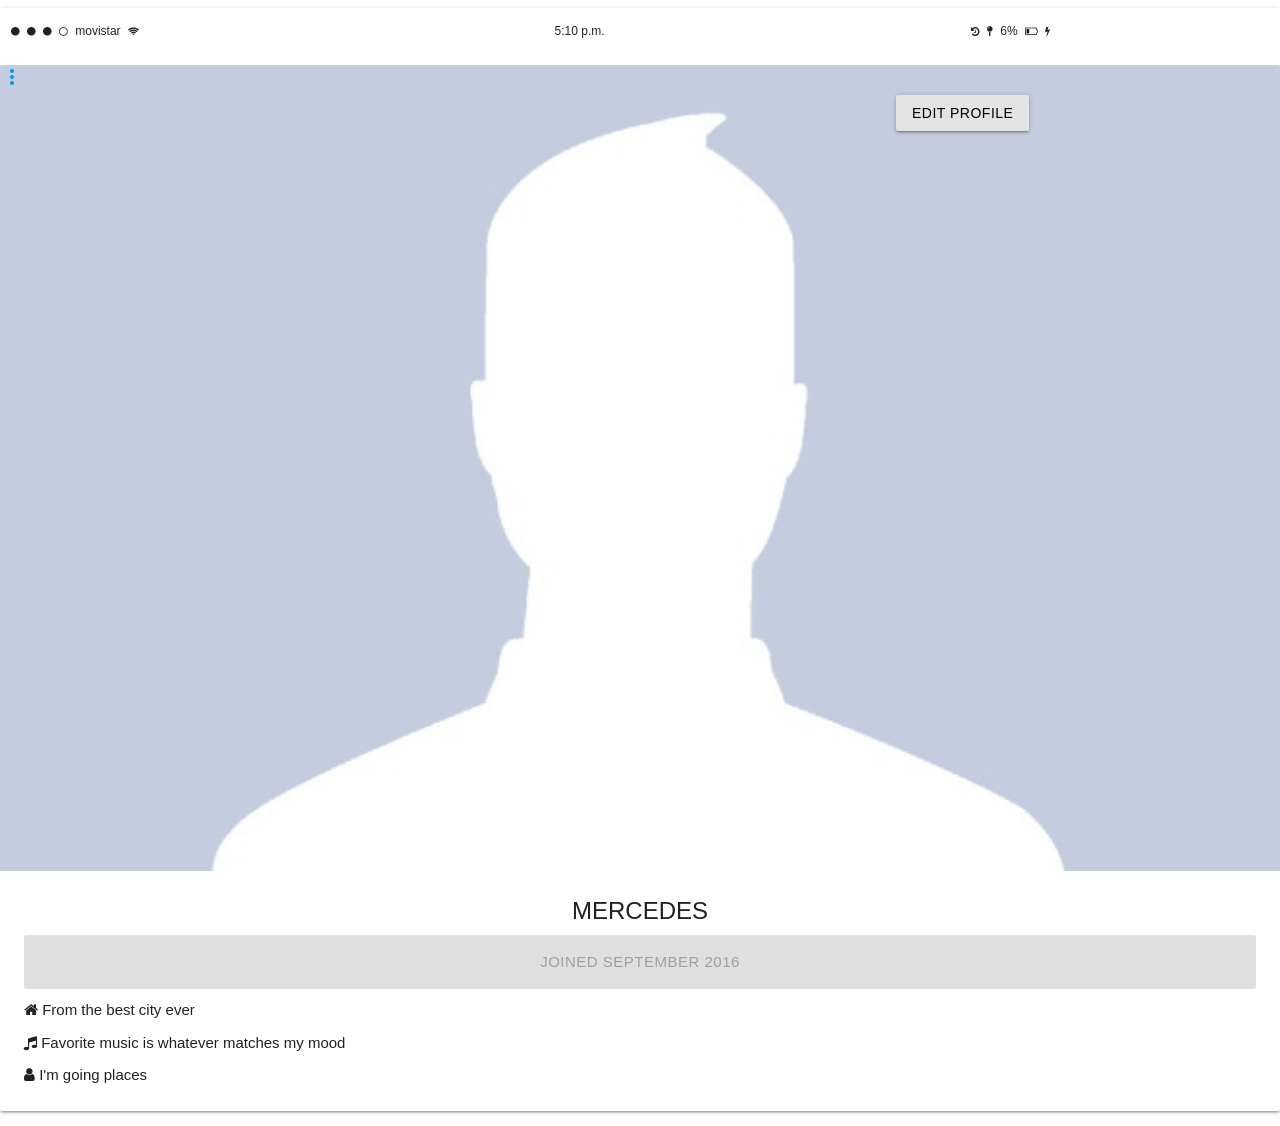
<file: index-perfil.html>
<!DOCTYPE html>
<html>
<head>
    <meta charset="UTF-8">
    <meta name="viewport" content="width=device-width, initial-scale=1.0"/>
    <!--Import Google Icon Font-->
    <title>SIGN UP COUNTRY</title>
    <link href="https://fonts.googleapis.com/icon?family=Material+Icons" rel="stylesheet">
    <link rel="stylesheet" href="https://maxcdn.bootstrapcdn.com/font-awesome/4.7.0/css/font-awesome.min.css">
    <!-- Compiled and minified CSS -->
    <link rel="stylesheet" href="https://cdnjs.cloudflare.com/ajax/libs/materialize/0.99.0/css/materialize.min.css">
    <link rel="stylesheet" type="text/css" href="assets/css/style-perfil.css">
</head>
<body>

 <div class="card">
      <div class="container-flui">
        <div class="row">
          <div class="col s4 flow-text">
               <i class="fa fa-circle head barra" aria-hidden="true"></i>
               <i class="fa fa-circle head barra" aria-hidden="true"></i>
               <i class="fa fa-circle head barra" aria-hidden="true"></i>
               <i class="fa fa-circle-thin head barra" aria-hidden="true"></i>
               <p class="head">movistar</p>
               <i class="fa fa-wifi head barra" aria-hidden="true"></i>
           </div>
           <div class="col s3 flow-text offset-s1">
               <p class="title-movistar head">5:10 p.m.</p>
            </div>
            <div class="col s3 flow-text offset-s1">
            <i class="fa fa-history head barra" aria-hidden="true"></i>
            <i class="fa fa-map-pin head barra" aria-hidden="true"></i>
            <p class="head">6%</p>
            <i class="fa fa-battery-quarter head barra" aria-hidden="true"></i>
            <i class="fa fa-bolt head barra" aria-hidden="true"></i>
            </div>
          </div>
         </div>
      <div class="card-image waves-effect waves-block waves-light">
      <a href="index_menu.html"><i class="btn-menu material-icons left" >more_vert</i></a>
      <a class="edit waves-effect waves-light btn">Edit profile</a>
      <img class="activator" src="docs/perfil.jpg">
      </div>
    <div class="card-content">
      <span class="first_name card-title activator grey-text text-darken-4">MERCEDES</span> <!-- id="first_name" -->
      <a class="btn-large disabled">JOINED SEPTEMBER 2016</a>
      <div class="home">
          <p class="yayi p"><i class="fa fa-home" aria-hidden="true"></i> From the best city ever</p>
      </div>
      <div class="audiotrack">
          <p class="yayi p"><i class="fa fa-music" aria-hidden="true"></i> Favorite music is whatever matches my mood</p>
      </div>
      <div class="person">
          <p class="yayi p"><i class="fa fa-user" aria-hidden="true"></i> I'm going places</p>
      </div>
    </div>
  </div>
  <script
  src="https://code.jquery.com/jquery-3.2.1.min.js"
  integrity="sha256-hwg4gsxgFZhOsEEamdOYGBf13FyQuiTwlAQgxVSNgt4="
  crossorigin="anonymous"></script>
  <script type="text/javascript" src="assets/js/main-perfil.js"></script>
</body>
</html>
</file>
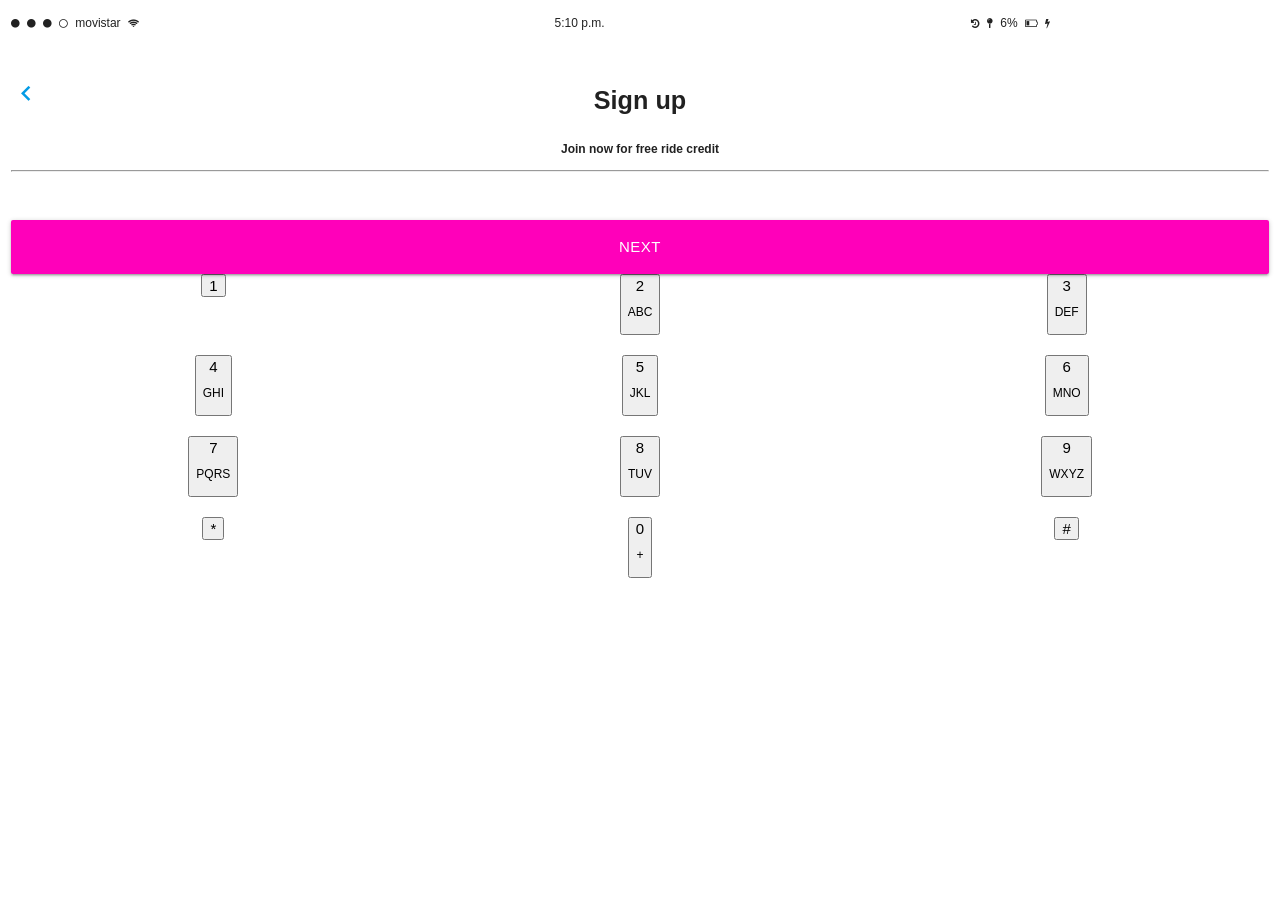
<file: index-signup-country.html>
<!DOCTYPE html>
<html>
<head>
    <meta charset="UTF-8">
    <meta name="viewport" content="width=device-width, initial-scale=1.0"/>
    <!--Import Google Icon Font-->
    <title>SIGN UP COUNTRY</title>
    <link href="https://fonts.googleapis.com/icon?family=Material+Icons" rel="stylesheet">
    <link rel="stylesheet" href="https://maxcdn.bootstrapcdn.com/font-awesome/4.7.0/css/font-awesome.min.css">
    <!-- Compiled and minified CSS -->
    <link rel="stylesheet" href="https://cdnjs.cloudflare.com/ajax/libs/materialize/0.99.0/css/materialize.min.css">
    <link rel="stylesheet" type="text/css" href="assets/css/style.css">
</head>
<body>
  <!--DECORATIVOS HEADER-->
  <section class="decorativo">
    <div class="container-flui">
        <div class="row">
          <div class="col s4 flow-text">
               <i class="fa fa-circle head barra" aria-hidden="true"></i>
               <i class="fa fa-circle head barra" aria-hidden="true"></i>
               <i class="fa fa-circle head barra" aria-hidden="true"></i>
               <i class="fa fa-circle-thin head barra" aria-hidden="true"></i>
               <p class="head">movistar</p>
               <i class="fa fa-wifi head barra" aria-hidden="true"></i>
           </div>
           <div class="col s3 flow-text offset-s1"> 
               <p class="title-movistar head">5:10 p.m.</p>
            </div>
            <div class="col s3 flow-text offset-s1">
            <i class="fa fa-history head barra" aria-hidden="true"></i>
            <i class="fa fa-map-pin head barra" aria-hidden="true"></i>
            <p class="head">6%</p>
            <i class="fa fa-battery-quarter head barra" aria-hidden="true"></i>
            <i class="fa fa-bolt head barra" aria-hidden="true"></i>
            </div>
          </div>
         </div>
       </section>
      <!--SECTION SIGN UP-->
    <section class= "Sign-up-registry">
        <div class="container-flui">
            <div class="row">
               <div class="col s1 ">
                  <a href="#"><i class="small material-icons arrow">keyboard_arrow_left</i></a>
               </div>
            <div class="col s10">
                <h4 class="center-align flow-text Signup">Sign up</h4>
            </div>
                <div class="row">
                    <div class="col s12">
                        <p class="center-align flow-text subtitle">Join now for free ride credit</p>
                        <hr>
                    </div>
                </div>
            </div>
       </div> 
    </section>
    <!--SECTION SIGN UP COUNTRY - NUMBER-->    
<section class="country">
</section>
     <!--PRESS CALL-->
<section class="call-user">
    <div class="container-flui">
        <div class="row">
         <!--BOTON NEXT-->
            <div class="col s12">
                <button class="btn waves-effect waves-light btn-large" type="submit" value="Next">Next</button>

        <!--KEYBOARD CALL-->
            <div class="container-flui callme">
                <div class="row">
                    <div class="col s4 center-align">
                        <button class="digit" id="one">1</button>
                    </div> 
                    <div class="col s4 center-align">
                        <button class="digit" id="two">2
                            <br><p class="sub">ABC</p>
                        </button>
                    </div>     
                    <div class="col s4 center-align">
                        <button class="digit" id="three">3
                            <br><p class="sub">DEF</p>
                        </button>
                    </div>
                </div>
                <div class="row">
                    <div class="col s4 center-align">
                        <button class="digit" id="four">4
                            <br><p class="sub">GHI</p>
                        </button>
                    </div> 
                    <div class="col s4 center-align">
                        <button class="digit" id="two">5
                            <br><p class="sub">JKL</p>
                        </button>
                    </div>     
                    <div class="col s4 center-align">
                        <button class="digit" id="three">6
                            <br><p class="sub">MNO</p>
                        </button>
                    </div>
                </div>
                    <div class="row">
                    <div class="dig col s4 center-align">
                        <button class="digit" id="seven">7
                        <br><p class="sub">PQRS</p>
                        </button>
                    </div> 
                    <div class="col s4 center-align">
                        <button class="digit" id="two">8
                            <br><p class="sub">TUV</p>
                        </button>
                    </div>     
                    <div class="col s4 center-align">
                        <button class="digit" id="three">9
                            <br><p class="sub">WXYZ</p>
                        </button>
                    </div>
                </div>
                 <div class="row">
                    <div class="col s4 center-align">
                        <button class="digit" id="one">*
                        </button>
                    </div> 
                    <div class="col s4 center-align">
                        <button class="digit" id="two">0
                        <br><p class="sub">+</p>
                        </button>
                    </div>     
                    <div class="col s4 center-align">
                        <button class="digit" id="three">#
                            <br>
                        </button>
                    </div>
                </div>
            </div> 
        </div> 
    </div>
</div>        
</section>
</file>
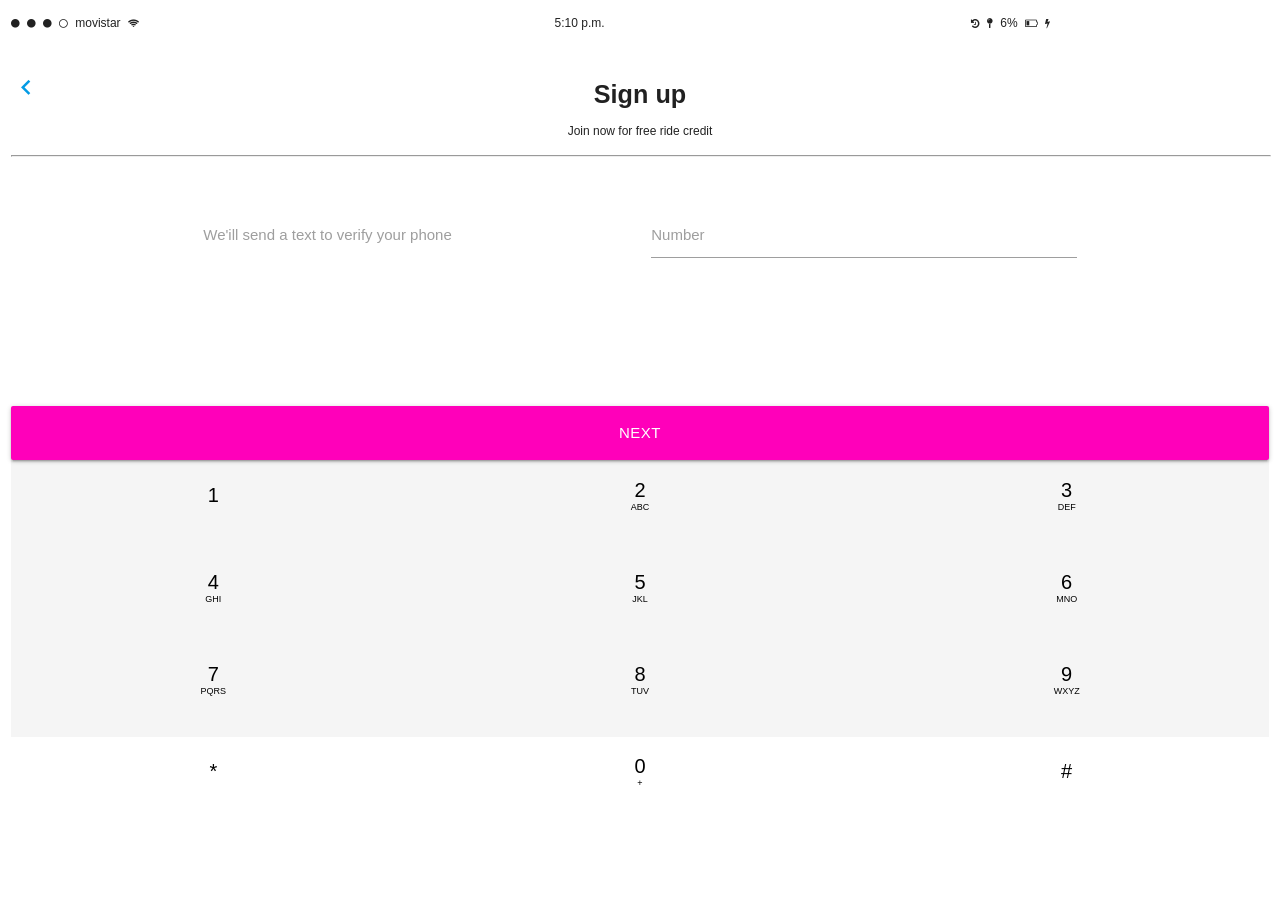
<file: index-signup.html>
<!DOCTYPE html>
<html>
<head>
    <meta charset="UTF-8">
    <meta name="viewport" content="width=device-width, initial-scale=1.0"/>
    <!--Import Google Icon Font-->
    <title>SIGN UP COUNTRY</title>
    <link href="https://fonts.googleapis.com/icon?family=Material+Icons" rel="stylesheet">
    <link rel="stylesheet" href="https://maxcdn.bootstrapcdn.com/font-awesome/4.7.0/css/font-awesome.min.css">
    <!-- Compiled and minified CSS -->
    <link rel="stylesheet" href="https://cdnjs.cloudflare.com/ajax/libs/materialize/0.99.0/css/materialize.min.css">
    <link rel="stylesheet" type="text/css" href="assets/css/style-main-signup.css">
</head>
<body>
  <!--DECORATIVOS HEADER-->
  <section class="decorativo">
    <div class="container-flui">
        <div class="row">
          <div class="col s4 flow-text">
               <i class="fa fa-circle head barra" aria-hidden="true"></i>
               <i class="fa fa-circle head barra" aria-hidden="true"></i>
               <i class="fa fa-circle head barra" aria-hidden="true"></i>
               <i class="fa fa-circle-thin head barra" aria-hidden="true"></i>
               <p class="head">movistar</p>
               <i class="fa fa-wifi head barra" aria-hidden="true"></i>
           </div>
           <div class="col s3 flow-text offset-s1"> 
               <p class="title-movistar head">5:10 p.m.</p>
            </div>
            <div class="col s3 flow-text offset-s1">
            <i class="fa fa-history head barra" aria-hidden="true"></i>
            <i class="fa fa-map-pin head barra" aria-hidden="true"></i>
            <p class="head">6%</p>
            <i class="fa fa-battery-quarter head barra" aria-hidden="true"></i>
            <i class="fa fa-bolt head barra" aria-hidden="true"></i>
            </div>
          </div>
         </div>
       </section>
      <!--SECTION SIGN UP-->
    <section class= "Sign-up-registry">
        <div class="container-flui">
            <div class="row">
               <div class="col s1 ">
                  <a href="index-resistro.html"><i class="small material-icons arrow">keyboard_arrow_left</i></a>
               </div>
            <div class="col s10">
                <h4 class="center-align flow-text Signup">Sign up</h4>
            </div>
                <div class="row">
                    <div class="col s12">
                        <p class="center-align flow-text subtitle">Join now for free ride credit</p>
                        <hr>
                    </div>
                </div>
            </div>
       </div> 
    </section>
    <!--SECTION SIGN UP COUNTRY - NUMBER-->    
<section class="country">
    <div class="container">
    <div class="row">
  <div class="input-field col s6 m6">
    <select class="icons">
      <option value="" disabled selected class="posicion">Elige tu País</option>
      <option value="chile" data-icon="assets/img/chile.jpg" class="left circle posicion" id="chile">Chile(+56)</option>
      <option value="mexico" data-icon="assets/img/mexico.png" class="left circle posicion" id="mexico">Mexico(+52)</option>
      <option value="peru" data-icon="assets/img/peru.png" class="left circle posicion" id="per">Perú(+51)</option>
    </select>
    <label>We'ill send a text to verify your phone</label>
  </div>
  <div class="input-field col s6">
          <input id="number" type="tel" class="validate">
          <label for="number">Number</label>
        </div>

    </div>
</div>
  <!-- Modal Trigger -->
  <!-- <a class="waves-effect waves-light btn" href="#modal1">Modal</a> -->

<!-- Modal Structure -->
 <div id="modal1" class="modal">
   <div class="modal-content">
     <h4>Modal Header</h4>
     <!--<p id="randomText"></p>-->
     <input type="text" class="randombox">
   </div>
   <div class="modal-footer">
     <a href="index-registro.html" class="modal-action modal-close waves-effect waves-green btn-flat">Validar</a>
   </div>
 </div>


</section>
     <!--PRESS CALL-->
<section class="call-user">
    <div class="container-flui">
        <div class="row">
         <!--BOTON NEXT-->
            <div class="col s12">
                <a class="btn waves-effect waves-light btn-large" id="boton-next" type="submit" value="Next" href="#modal1">Next</a>

        <!--KEYBOARD CALL-->
            <div class="container-flui callme">
                <div class="row">
                    <div class="col s4 center-align">
                        <button class="digit" id="one">1</button>
                    </div> 
                    <div class="col s4 center-align">
                        <button class="digit" id="two">2
                            <br><p class="sub">ABC</p>
                        </button>
                    </div>     
                    <div class="col s4 center-align">
                        <button class="digit" id="three">3
                            <br><p class="sub">DEF</p>
                        </button>
                    </div>
                </div>
                <div class="row">
                    <div class="col s4 center-align">
                        <button class="digit" id="four">4
                            <br><p class="sub">GHI</p>
                        </button>
                    </div> 
                    <div class="col s4 center-align">
                        <button class="digit" id="two">5
                            <br><p class="sub">JKL</p>
                        </button>
                    </div>     
                    <div class="col s4 center-align">
                        <button class="digit" id="three">6
                            <br><p class="sub">MNO</p>
                        </button>
                    </div>
                </div>
                    <div class="row">
                    <div class="dig col s4 center-align">
                        <button class="digit" id="seven">7
                        <br><p class="sub">PQRS</p>
                        </button>
                    </div> 
                    <div class="col s4 center-align">
                        <button class="digit" id="two">8
                            <br><p class="sub">TUV</p>
                        </button>
                    </div>     
                    <div class="col s4 center-align">
                        <button class="digit" id="three">9
                            <br><p class="sub">WXYZ</p>
                        </button>
                    </div>
                </div>
                 <div class="row">
                    <div class="col s4 center-align">
                        <button class="digit" id="one">*
                        </button>
                    </div> 
                    <div class="col s4 center-align">
                        <button class="digit" id="two">0
                        <br><p class="sub">+</p>
                        </button>
                    </div>     
                    <div class="col s4 center-align">
                        <button class="digit" id="three">#
                            <br>
                        </button>
                    </div>
                </div>
            </div> 
        </div> 
    </div>
</div>        
</section>
<script type="text/javascript" src="https://code.jquery.com/jquery-2.1.1.min.js"></script>
 <script src="https://cdnjs.cloudflare.com/ajax/libs/materialize/0.99.0/js/materialize.min.js"></script>
<script src="assets/js/main-signup.js"></script>
</body>
</html>
</file>
<file: assets/css/style-perfil.css>
*{
    padding: 0;
    margin: 0 auto;
}
/*-------DECORATIVOS HEADER--------*/
.head{
display: inline-block;
}

.barra{
    font-size: 10px;
}

p{
    font-size: 12px;
}

.title-movistar{
    font-size: 12px;
    margin-left: 10px;
}

.edit{
    margin-top: 2rem;
    position: absolute;
    margin-left: 70%;
    background-color: #E3E3E4;
    color: black;
}

.btn-menu{
    position: absolute;
}

.btn-large{
    width: 100%;
}

.btn:hover,
.btn-large:hover{
    background-color: gray;
    color: whitesmoke;
}

.card-title{
    text-align: center;
}

.yayi{
    display: inline-block;
    font-size: 15px;
}

p.yayi.p{
    margin-top: 10px;
}
</file>
<file: assets/css/style.css>
body {
  background: #FFF;
  margin: 0 auto;
  
 /*Decoracion*/ 
}

.head{
display: inline-block;
}

.barra{
  font-size: 10px;
}

p{
  font-size: 12px;
}

.title-movistar{
  font-size: 12px;
  margin-left: 10px;
}
/*Sign up*/

.Signup {

  font-weight: bold;  

}

.arrow{
  margin-top: 15px;
}

.subtitle {
  font-size: 12px;
  font-weight: bold;
}

[type="checkbox"].filled-in:checked+label:after{ /*CHECKBOX-color*/
  background-color: #3D9BE8;
  border: 1px solid #3D9BE8;
}

.btn, .btn-large{   /*Boton NEXT*/
   background-color: #FF00BA;
   width: 100%;
   margin: 0 auto;
   
}

a {
  margin-top: 15px;
}


/**VALIDACIÓN**/
div.input-box .text{
  color: #DF0303;
  font-size: 12px;
  margin: 1px;
}
</file>
<file: assets/css/style-main-signup.css>
*{
	padding: 0;
	margin: 0 auto;
}
/*-------DECORATIVOS HEADER--------*/
.head{
display: inline-block;
}

.barra{
	font-size: 10px;
}

p{
	font-size: 12px;
}

.title-movistar{
	font-size: 12px;
	margin-left: 10px;
}
/*-------SIGN UP--------*/
.Signup {
  font-weight: bold;  

}

.arrow{
  margin-top: 15px;
}

.subtitle {
  font-size: 12px;

}

hr{
  width: 100%;
  margin-top: 1rem;
}

.btn, .btn-large{   /*Boton NEXT*/
   background-color: #FF00BA;
   width: 100%;
   margin: 0 auto;
   margin-top: 7rem;
   
}
/*------- CALL NUMB--------*/
.callme{
  background-color: whitesmoke;
  height: 18.5rem;
  width: 100%;
}

.digit{
  background-color: transparent;
  width: 100%;
  border: none;
  height: 8vh;
  font-size: 20px;
}
 .digit:hover{
  background-color: #FF00BA;
  color:white;
 }

 .sub{
  font-size: 9px;
  padding-top: -10px;
 }

 /*-------COUNTRY--------*/

 .randomText{
  font-size: 30px;
  font-weight: 500;
  text-align: center;
  color: #FF00BA;
  margin-top: 1rem;
 }

.randombox{
  height: 20px;
  width: 100px;
}
</file>
